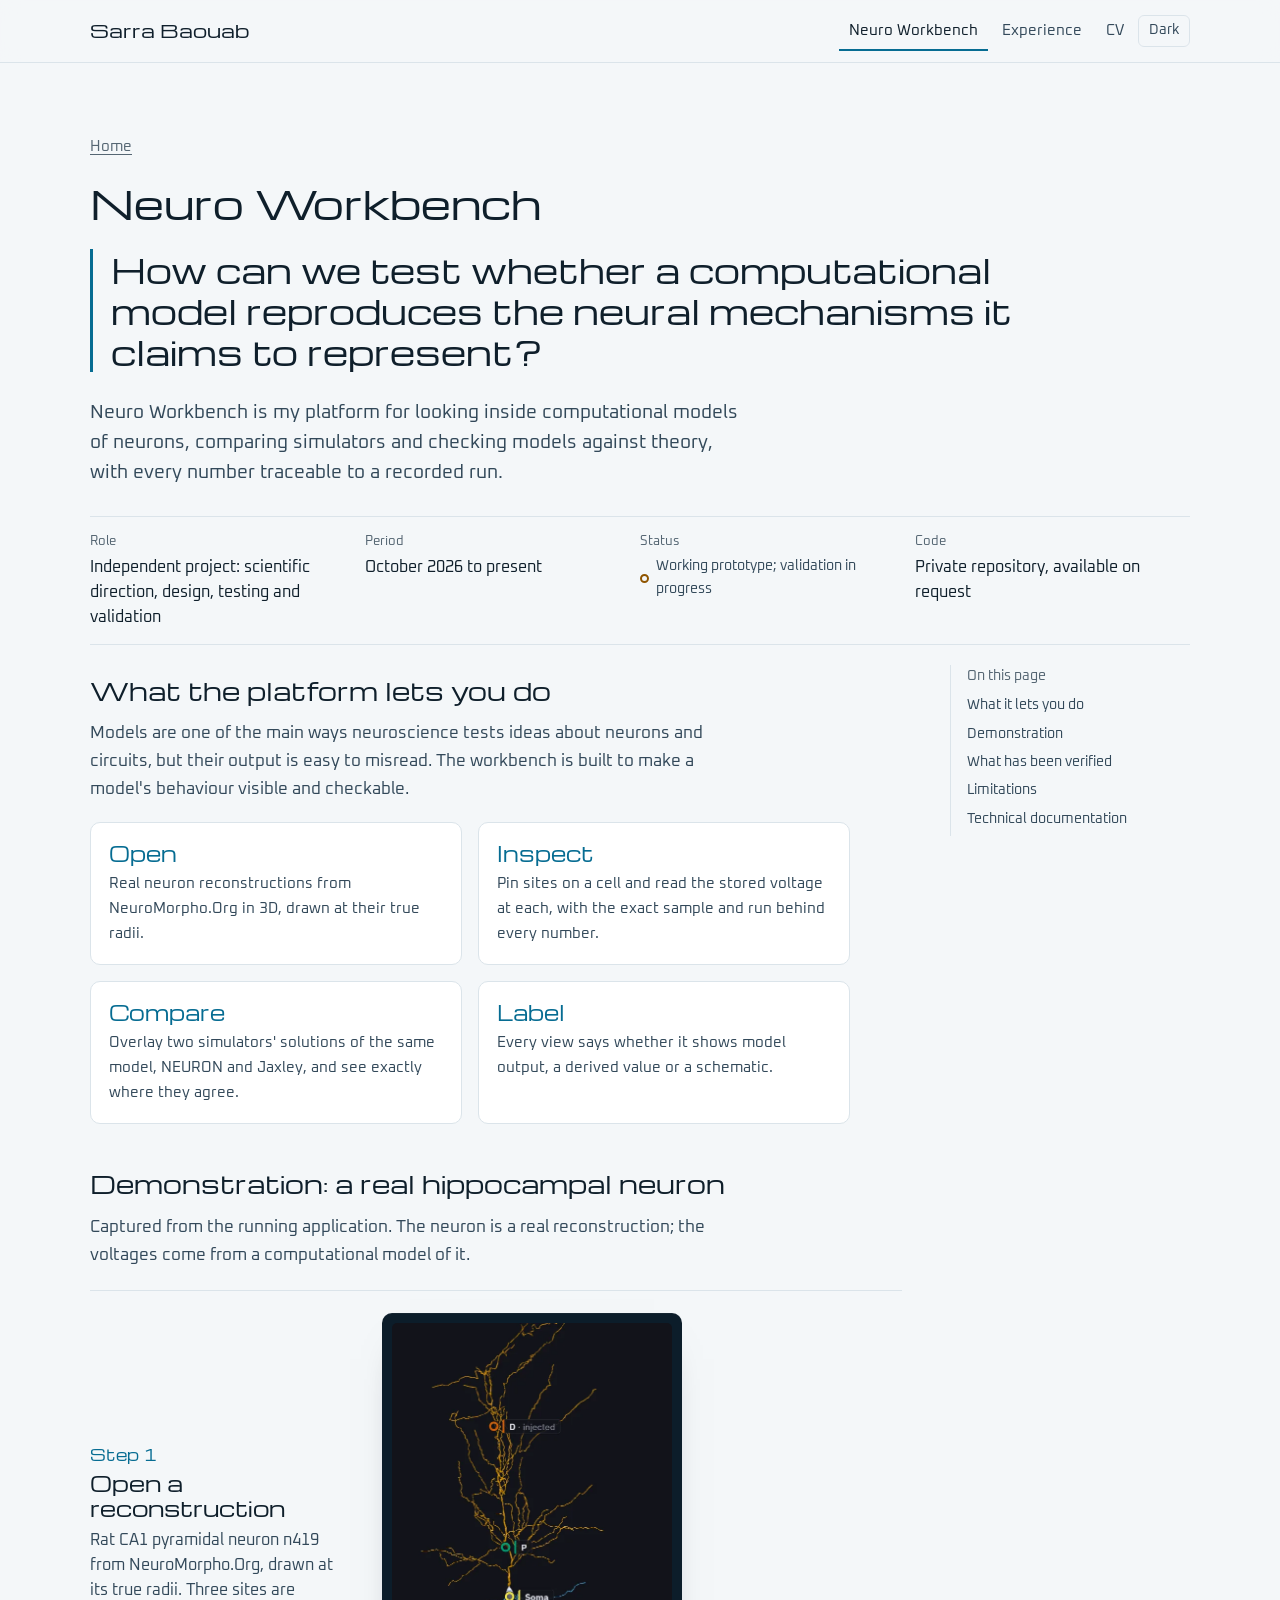
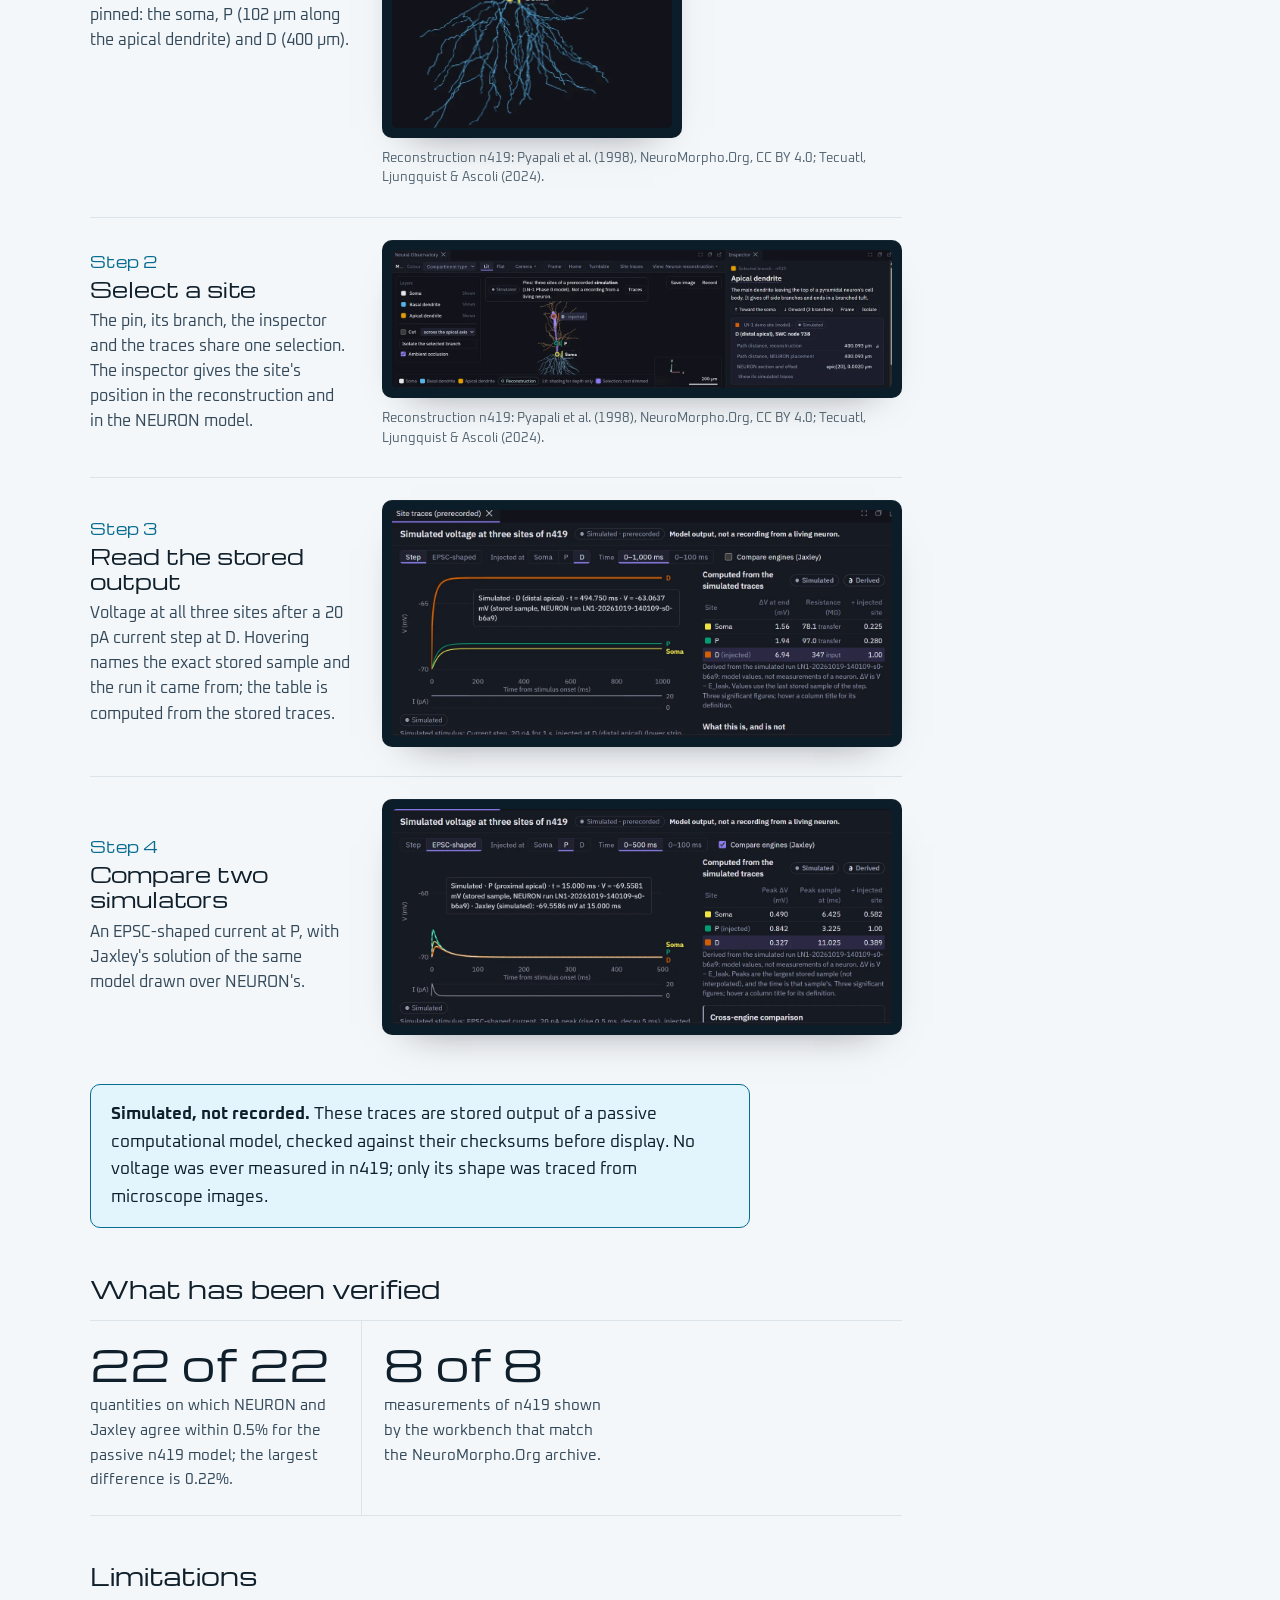
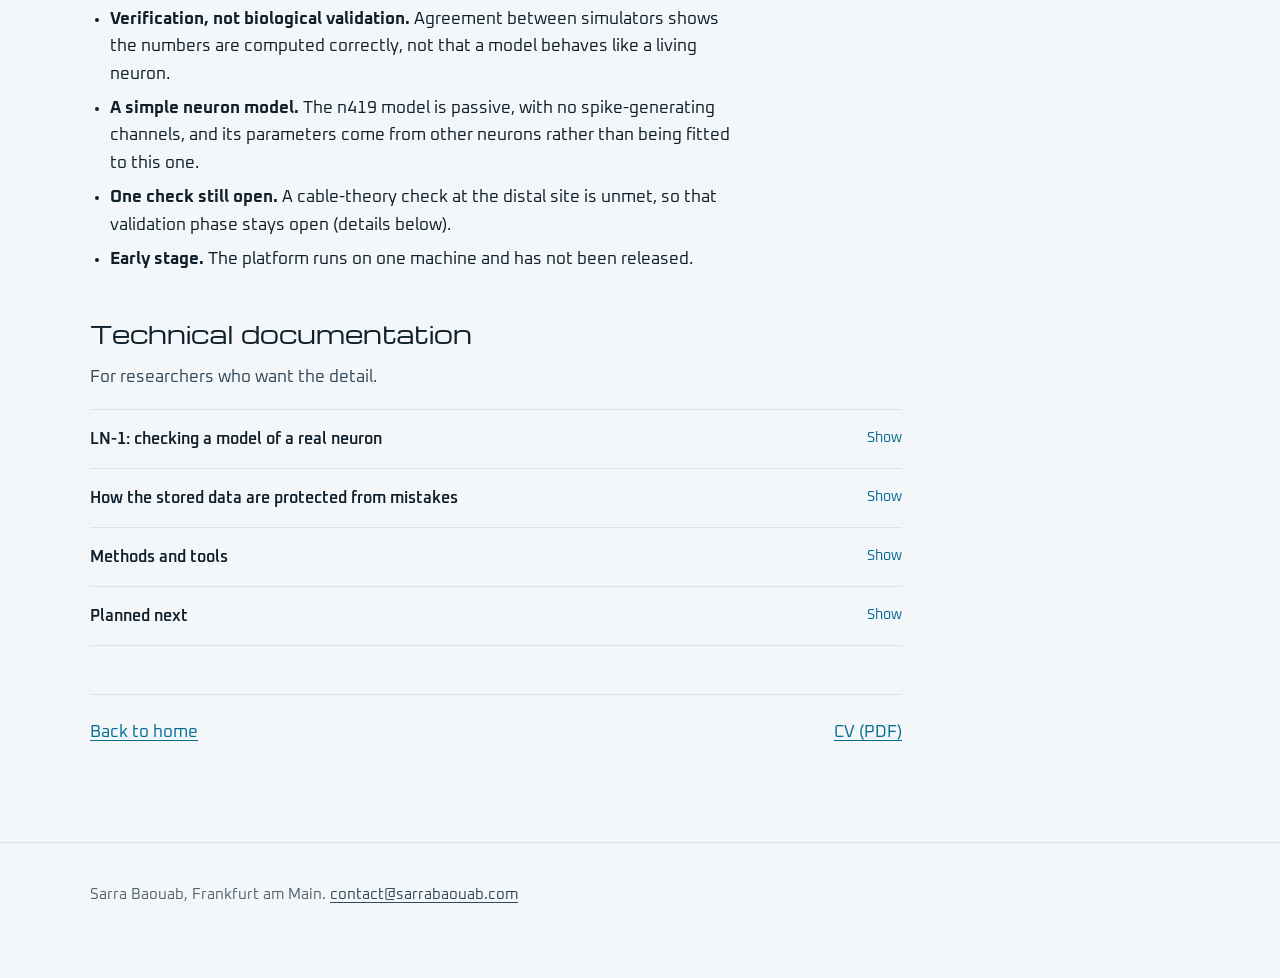
<file: work/neuro-workbench.html>
<!doctype html>
<html lang="en">
<head>
<meta charset="utf-8">
<meta name="viewport" content="width=device-width, initial-scale=1">
<title>Neuro Workbench, Sarra Baouab</title>
<meta name="description" content="Neuro Workbench: a platform for inspecting and checking computational neuroscience models, with every number traceable to a recorded run. Independent project by Sarra Baouab.">
<link rel="stylesheet" href="../assets/fonts/fonts.css">
<link rel="stylesheet" href="../assets/site.css">
<script>(function(){try{var t=localStorage.getItem("theme");if(t==="light"||t==="dark")document.documentElement.dataset.theme=t;}catch(e){}})();</script>
</head>
<body>
<a class="skip" href="#main">Skip to content</a>
<header class="site-head"><div class="wrap">
  <a class="brand" href="../index.html">Sarra Baouab</a>
  <nav class="nav" aria-label="Main">
    <a href="neuro-workbench.html" aria-current="page">Neuro Workbench</a>
    <a href="../index.html#exp-h">Experience</a>
    <a href="../cv/Sarra_Baouab_CV.pdf">CV</a>
    <button class="theme-btn" id="theme-btn" type="button">Dark</button>
  </nav>
</div></header>

<main id="main">
<div class="wrap">
<header class="page-head">
  <p class="crumb"><a href="../index.html">Home</a></p>
  <h1>Neuro Workbench</h1>
  <p class="question">How can we test whether a computational model reproduces the neural mechanisms it claims to represent?</p>
  <p class="lede">Neuro Workbench is my platform for looking inside computational models of neurons, comparing simulators and checking models against theory, with every number traceable to a recorded run.</p>
  <dl class="facts">
    <div><dt>Role</dt><dd>Independent project: scientific direction, design, testing and validation</dd></div>
    <div><dt>Period</dt><dd>October 2026 to present</dd></div>
    <div><dt>Status</dt><dd><span class="status wip">Working prototype; validation in progress</span></dd></div>
    <div><dt>Code</dt><dd>Private repository, available on request</dd></div>
  </dl>
</header>

<div class="body">
<article>
  <section id="platform">
    <h2>What the platform lets you do</h2>
    <p class="lead-short">Models are one of the main ways neuroscience tests ideas about neurons and circuits, but their output is easy to misread. The workbench is built to make a model's behaviour visible and checkable.</p>
    <div class="does">
      <div><h3>Open</h3><p>Real neuron reconstructions from NeuroMorpho.Org in 3D, drawn at their true radii.</p></div>
      <div><h3>Inspect</h3><p>Pin sites on a cell and read the stored voltage at each, with the exact sample and run behind every number.</p></div>
      <div><h3>Compare</h3><p>Overlay two simulators' solutions of the same model, NEURON and Jaxley, and see exactly where they agree.</p></div>
      <div><h3>Label</h3><p>Every view says whether it shows model output, a derived value or a schematic.</p></div>
    </div>
  </section>

  <section id="demo">
    <h2>Demonstration: a real hippocampal neuron</h2>
    <p class="lead-short">Captured from the running application. The neuron is a real reconstruction; the voltages come from a computational model of it.</p>
    <ol class="steps">
      <li>
        <div><span class="n"></span><h3>Open a reconstruction</h3><p>Rat CA1 pyramidal neuron n419 from NeuroMorpho.Org, drawn at its true radii. Three sites are pinned: the soma, P (102 µm along the apical dendrite) and D (400 µm).</p></div>
        <figure class="figure portrait"><a class="plate" href="../assets/img/nw-n419-overview.webp"><img src="../assets/img/nw-n419-neuron.webp" width="570" height="825" alt="The reconstructed neuron in 3D, blue basal dendrites below the soma and orange apical dendrites above, with pins at the soma, P and D." loading="lazy"></a><figcaption class="credit">Reconstruction n419: Pyapali et al. (1998), NeuroMorpho.Org, CC BY 4.0; Tecuatl, Ljungquist &amp; Ascoli (2024).</figcaption></figure>
      </li>
      <li>
        <div><span class="n"></span><h3>Select a site</h3><p>The pin, its branch, the inspector and the traces share one selection. The inspector gives the site's position in the reconstruction and in the NEURON model.</p></div>
        <figure class="figure"><a class="plate" href="../assets/img/nw-step-select.webp"><img src="../assets/img/nw-step-select.webp" width="1400" height="388" alt="The 3D view with the selected branch highlighted and the inspector showing site D at 400.093 micrometres path distance, both in the reconstruction and in the NEURON placement." loading="lazy"></a><figcaption class="credit">Reconstruction n419: Pyapali et al. (1998), NeuroMorpho.Org, CC BY 4.0; Tecuatl, Ljungquist &amp; Ascoli (2024).</figcaption></figure>
      </li>
      <li>
        <div><span class="n"></span><h3>Read the stored output</h3><p>Voltage at all three sites after a 20 pA current step at D. Hovering names the exact stored sample and the run it came from; the table is computed from the stored traces.</p></div>
        <figure class="figure"><a class="plate" href="../assets/img/nw-step-readout.webp"><img src="../assets/img/nw-step-readout.webp" width="1320" height="600" alt="Site traces panel: three voltage traces after a current step at D, a hover readout giving time and voltage of a stored sample, and a table of voltage change and resistance per site." loading="lazy"></a></figure>
      </li>
      <li>
        <div><span class="n"></span><h3>Compare two simulators</h3><p>An EPSC-shaped current at P, with Jaxley's solution of the same model drawn over NEURON's.</p></div>
        <figure class="figure"><a class="plate" href="../assets/img/nw-n419-traces-jaxley.webp"><img src="../assets/img/nw-n419-traces-crop.webp" width="1320" height="570" alt="Site traces panel with an EPSC-shaped response at three sites, NEURON and Jaxley traces overlaid, and a readout giving both simulators' values at the same time point." loading="lazy"></a></figure>
      </li>
    </ol>
    <div class="caveat prose">
      <p><strong>Simulated, not recorded.</strong> These traces are stored output of a passive computational model, checked against their checksums before display. No voltage was ever measured in n419; only its shape was traced from microscope images.</p>
    </div>
  </section>

  <section id="evidence">
    <h2>What has been verified</h2>
    <div class="evidence">
      <div><span class="big">22 of 22</span><p>quantities on which NEURON and Jaxley agree within 0.5% for the passive n419 model; the largest difference is 0.22%.</p></div>
      <div><span class="big">8 of 8</span><p>measurements of n419 shown by the workbench that match the NeuroMorpho.Org archive.</p></div>
    </div>
  </section>

  <section id="limits">
    <h2>Limitations</h2>
    <ul class="prose">
      <li><b>Verification, not biological validation.</b> Agreement between simulators shows the numbers are computed correctly, not that a model behaves like a living neuron.</li>
      <li><b>A simple neuron model.</b> The n419 model is passive, with no spike-generating channels, and its parameters come from other neurons rather than being fitted to this one.</li>
      <li><b>One check still open.</b> A cable-theory check at the distal site is unmet, so that validation phase stays open (details below).</li>
      <li><b>Early stage.</b> The platform runs on one machine and has not been released.</li>
    </ul>
  </section>

  <section id="technical">
    <h2>Technical documentation</h2>
    <p class="lead-short">For researchers who want the detail.</p>

    <details class="tech">
      <summary>LN-1: checking a model of a real neuron</summary>
      <div class="inner prose">
        <p>LN-1 is the workbench's first experiment with a real neuron's shape. It asks whether a passive cable model of n419 behaves as cable theory requires, and whether two independent simulators compute the same answer. The protocol and every pass/fail threshold were fixed before any run, and failures stay on record.</p>
        <ul>
          <li><b>Phase 0, complete.</b> NEURON imports the reconstruction as expected. NEURON and Jaxley agree on all 22 reference quantities (end-of-step voltage changes and EPSC-response peaks at the three sites) within 0.5%; the largest difference is 0.22%. The first comparison failed 2 of the 22 because the two simulators placed the recording sites slightly differently. A documented correction aligned the sites, and the original failure is kept on record.</li>
          <li><b>Phase 1, not complete.</b> When the internal resistance of the dendrites is made very small, every point of the cell should sit at nearly the same voltage. At the distal site D the remaining difference is 3.08×10⁻³, against a criterion of 10⁻³. The size of the miss was predicted before the run; that explains it but does not make the check pass, so the phase stays open.</li>
        </ul>
        <p>The demonstration uses the two Phase 0 runs only and counts toward none of LN-1's acceptance criteria.</p>
      </div>
    </details>

    <details class="tech">
      <summary>How the stored data are protected from mistakes</summary>
      <div class="inner prose">
        <ul>
          <li>Exactly two stored runs can be shown, and they are fixed in the loader's code: a NEURON 9.0.2 run (<span class="data">d_lambda ×9</span>, 9,863 segments, <span class="data">dt 0.025 ms</span>) and a Jaxley 0.14.0 run of the same model.</li>
          <li>Before anything is drawn, each run must pass its manifest's SHA-256 checksums, match the n419 dataset file and the frozen protocol, and reproduce from its own traces the 22 reference quantities stored with the validation results. Today all 22 match bit for bit for both runs. A run that fails is refused with its reason.</li>
          <li>Every drawn point is a stored sample. Nothing is interpolated, and long windows show each pixel's exact minimum and maximum.</li>
          <li>Every view carries a "Simulated" label, and the panel heading stays in view: "Model output, not a recording from a living neuron."</li>
          <li>Opening the demonstration simulates nothing; the loader imports no simulator and writes no file.</li>
        </ul>
        <p class="small muted">Reconstruction n419: Pyapali, Sik, Penttonen, Buzsáki &amp; Turner (1998), <i>J Comp Neurol</i> 391:335–352; NeuroMorpho.Org, CC BY 4.0. Model parameters: R<sub>m</sub> 25,700 Ω·cm², R<sub>i</sub> 200 Ω·cm, C<sub>m</sub> 1 µF/cm², E<sub>leak</sub> −70 mV. Stimuli: a 20 pA step (1 s) and a 20 pA EPSC-shaped current (rise 0.5 ms, decay 5 ms).</p>
        <figure class="figure">
          <a class="plate" href="../assets/img/nw-n419-inspector.webp"><img src="../assets/img/nw-n419-inspector.webp" width="1600" height="848" alt="Full application window: dataset panel, 3D view, site traces for a current step at D, and the inspector at site P." loading="lazy"></a>
          <figcaption><span class="src shot">Screenshot</span> The full workspace: dataset metadata, the 3D view, site traces and the inspector, with a status bar reporting 8 of 8 measurements matching the archive. <span class="credit">Reconstruction n419: Pyapali et al. (1998), NeuroMorpho.Org, CC BY 4.0; Tecuatl, Ljungquist &amp; Ascoli (2024).</span></figcaption>
        </figure>
      </div>
    </details>

    <details class="tech">
      <summary>Methods and tools</summary>
      <div class="inner prose">
        <ul>
          <li><b>Simulation:</b> NEURON 9.0.2, Jaxley 0.14; passive cable theory, cross-engine comparison</li>
          <li><b>Data:</b> NeuroMorpho.Org SWC reconstructions, verified by checksum; L-Measure morphometry as reference</li>
          <li><b>Reproducibility:</b> frozen protocols, run manifests (seed, configuration and environment hashes), decision records for every amendment</li>
          <li><b>Software:</b> Python, FastAPI, pytest; TypeScript, React, Three.js, Electron</li>
        </ul>
      </div>
    </details>

    <details class="tech">
      <summary>Planned next</summary>
      <div class="inner prose">
        <p><span class="status plan">Planned, not built</span></p>
        <ul>
          <li>Close LN-1 Phase 1, then add active conductances to the n419 model.</li>
          <li>Model comparison and neural decoding on open datasets, with the same provenance rules.</li>
        </ul>
      </div>
    </details>
  </section>

  <nav class="next" aria-label="More">
    <a href="../index.html">Back to home</a>
    <a href="../cv/Sarra_Baouab_CV.pdf">CV (PDF)</a>
  </nav>
</article>

<aside class="toc" aria-label="On this page">
  <p>On this page</p>
  <ol>
    <li><a href="#platform">What it lets you do</a></li>
    <li><a href="#demo">Demonstration</a></li>
    <li><a href="#evidence">What has been verified</a></li>
    <li><a href="#limits">Limitations</a></li>
    <li><a href="#technical">Technical documentation</a></li>
  </ol>
</aside>
</div>
</div>
</main>

<footer class="site-foot"><div class="wrap">
  <p>Sarra Baouab, Frankfurt am Main. <a href="mailto:contact@sarrabaouab.com">contact@sarrabaouab.com</a></p>
</div></footer>
<script src="../assets/site.js"></script>
</body>
</html>
</file>
<file: assets/fonts/fonts.css>
/* Fonts served from this site (SIL Open Font License; see the OFL-*.txt files beside them). */
@font-face { font-family: "Oxanium"; font-style: normal; font-weight: 400; font-display: swap; src: url("oxanium-latin-400-normal.woff2") format("woff2"); }
@font-face { font-family: "Oxanium"; font-style: normal; font-weight: 600; font-display: swap; src: url("oxanium-latin-600-normal.woff2") format("woff2"); }
@font-face { font-family: "Oxanium"; font-style: normal; font-weight: 700; font-display: swap; src: url("oxanium-latin-700-normal.woff2") format("woff2"); }
@font-face { font-family: "Michroma"; font-style: normal; font-weight: 400; font-display: swap; src: url("michroma-latin-400-normal.woff2") format("woff2"); }
@font-face { font-family: "Nanum Pen Script"; font-style: normal; font-weight: 400; font-display: swap; src: url("nanum-pen-script-latin-400-normal.woff2") format("woff2"); }
</file>
<file: assets/site.css>
/* Portfolio pages. The interactive atlas (atlas.html) keeps its own styles.css.
   Identity: evidence first. Screenshots sit on dark "figure plates" in both themes, and every
   figure caption says where the picture comes from (screenshot, simulated output, thesis figure). */

/* ---------- Tokens ---------- */
/* The white command-room look: cool white hull, ink text, cyan accents; dark follows the room at night. */
:root {
  --paper: #f4f7f9; --surface: #ffffff; --ink: #0f1f2b; --ink-2: #33495a; --ink-3: #556673;
  --rule: #dbe4ea; --nissl: #066c92; --nissl-soft: #e3f5fc;
  --ok: #1d7553; --wip: #8f5500; --plan: #5c6172;
  --plate: #0c1d2a; --plate-ink: #d9f3ff;
  --display: "Michroma", "Segoe UI", system-ui, sans-serif;
  --text: "Oxanium", "Segoe UI", system-ui, -apple-system, sans-serif;
  --data: "Oxanium", "Segoe UI", system-ui, sans-serif;
  --measure: 66ch;
  --gutter: clamp(16px, 4vw, 40px);
  color-scheme: light;
}
@media (prefers-color-scheme: dark) {
  :root:not([data-theme="light"]) {
    --paper: #0f1720; --surface: #16222d; --ink: #e8f4fa; --ink-2: #b4c7d3; --ink-3: #93a9b7;
    --rule: #26394a; --nissl: #7fe3ff; --nissl-soft: #15303f;
    --ok: #5cc59a; --wip: #e2a54a; --plan: #a3a7b8;
    --plate: #081018; --plate-ink: #d9f3ff;
    color-scheme: dark;
  }
}
:root[data-theme="dark"] {
  --paper: #0f1720; --surface: #16222d; --ink: #e8f4fa; --ink-2: #b4c7d3; --ink-3: #93a9b7;
  --rule: #26394a; --nissl: #7fe3ff; --nissl-soft: #15303f;
  --ok: #5cc59a; --wip: #e2a54a; --plan: #a3a7b8;
  --plate: #081018; --plate-ink: #d9f3ff;
  color-scheme: dark;
}

/* ---------- Base ---------- */
* { box-sizing: border-box; }
[hidden] { display: none !important; }
html { -webkit-text-size-adjust: 100%; scroll-padding-top: 80px; }
body {
  margin: 0; background: var(--paper); color: var(--ink);
  font: 400 17px/1.62 var(--text); -webkit-font-smoothing: antialiased; overflow-x: hidden;
}
img { max-width: 100%; height: auto; display: block; }
a { color: var(--nissl); text-decoration-thickness: 1px; text-underline-offset: 3px; }
a:hover { text-decoration-thickness: 2px; }
:focus-visible { outline: 2px solid var(--nissl); outline-offset: 3px; border-radius: 2px; }
p, ul, ol, dl { margin: 0 0 1em; }
h1, h2, h3 { color: var(--ink); }
h1, h2 { font-family: var(--display); font-weight: 400; letter-spacing: 0; }
h1 { font-size: clamp(1.55rem, 3.2vw, 2.45rem); line-height: 1.22; margin: 0 0 0.55em; }
h2 { font-size: clamp(1.15rem, 1.9vw, 1.5rem); line-height: 1.3; margin: 0 0 0.6em; }
h3 { font: 600 1.12rem/1.35 var(--text); margin: 1.6em 0 0.45em; }
.data, code { font-family: var(--data); font-size: 0.88em; }
.skip { position: absolute; left: -999px; top: 8px; background: var(--surface); padding: 8px 12px; z-index: 100; }
.skip:focus { left: 8px; }

.wrap { max-width: 1180px; margin: 0 auto; padding: 0 var(--gutter); }
.prose { max-width: var(--measure); }
.lede { font-size: 1.16rem; color: var(--ink-2); max-width: 60ch; }
.muted { color: var(--ink-3); }
.small { font-size: 0.9rem; }

/* ---------- Header and footer ---------- */
.site-head, .hud {
  position: sticky; top: 0; z-index: 50; background: color-mix(in srgb, var(--paper) 90%, transparent);
  backdrop-filter: blur(10px); border-bottom: 1px solid var(--rule);
}
.site-head .wrap, .hud .wrap { display: flex; align-items: center; gap: 16px; min-height: 62px; }
.brand { font: 500 1.12rem/1 var(--display); color: var(--ink); text-decoration: none; margin-right: auto; white-space: nowrap; }
.nav { display: flex; gap: 4px; align-items: center; flex-wrap: wrap; }
.nav a {
  color: var(--ink-2); text-decoration: none; font-size: 0.95rem; padding: 8px 10px; border-radius: 6px;
}
.nav a:hover { color: var(--ink); background: var(--nissl-soft); }
.nav a[aria-current="page"] { color: var(--ink); box-shadow: inset 0 -2px 0 var(--nissl); border-radius: 0; }
.theme-btn {
  border: 1px solid var(--rule); background: transparent; color: var(--ink-2); border-radius: 6px;
  font: 500 0.85rem/1 var(--text); padding: 8px 10px; cursor: pointer;
}
.theme-btn:hover { color: var(--ink); border-color: var(--ink-3); }

.site-foot { border-top: 1px solid var(--rule); margin-top: 96px; padding: 40px 0 56px; color: var(--ink-3); font-size: 0.92rem; }
.site-foot .wrap { display: flex; flex-wrap: wrap; gap: 12px 32px; justify-content: space-between; }
.site-foot a { color: var(--ink-2); }

/* ---------- Links row (CV, email, profiles) ---------- */
.links { display: flex; flex-wrap: wrap; gap: 10px; margin: 1.6em 0 0; padding: 0; list-style: none; }
.links a, .links .pending {
  display: inline-flex; align-items: center; gap: 8px; padding: 10px 16px; border-radius: 8px;
  border: 1px solid var(--rule); background: var(--surface); color: var(--ink); text-decoration: none; font-weight: 500;
}
.links a:hover { border-color: var(--nissl); }
.links a.primary { background: var(--nissl); border-color: var(--nissl); color: var(--surface); }
.links .pending { color: var(--ink-3); border-style: dashed; font-weight: 400; }

/* ---------- Home hero ---------- */
.hero { padding: clamp(40px, 7vw, 88px) 0 clamp(40px, 6vw, 72px); }
.hero .wrap { display: grid; grid-template-columns: minmax(0, 7fr) minmax(0, 4fr); gap: 32px clamp(32px, 5vw, 72px); align-items: center; }
.hero h1 { max-width: 17ch; }
.hero .who { font-size: 1.05rem; color: var(--ink-2); margin-bottom: 1.1em; }
.hero .figure { margin: 0; }

/* ---------- Figures: the dark plate is the site's one bold device ---------- */
.figure { margin: 2.2em 0; }
.plate {
  display: block; background: var(--plate); border-radius: 10px; padding: clamp(6px, 1vw, 10px);
  box-shadow: 0 1px 0 rgba(255, 255, 255, 0.04) inset, 0 18px 40px -28px rgba(10, 10, 30, 0.55);
}
.plate img { border-radius: 5px; width: 100%; }
a.plate { text-decoration: none; }
a.plate:hover img { opacity: 0.94; }
.figure figcaption { margin-top: 0.8em; font-size: 0.9rem; line-height: 1.5; color: var(--ink-2); max-width: 78ch; }
.figure figcaption b { color: var(--ink); font-weight: 600; }
.src {
  display: inline-block; font: 600 0.74rem/1 var(--text); letter-spacing: 0.01em; padding: 4px 7px; margin-right: 6px;
  border-radius: 4px; border: 1px solid currentColor; vertical-align: 1px; white-space: nowrap;
}
.src.shot { color: var(--ink-2); }
.src.sim { color: var(--nissl); }
.src.thesis { color: var(--ok); }
.src.schematic { color: var(--wip); border-style: dashed; }

/* ---------- Status ---------- */
.status { display: inline-flex; align-items: center; gap: 7px; font-size: 0.9rem; font-weight: 500; color: var(--ink-2); }
.status::before { content: ""; width: 9px; height: 9px; border-radius: 50%; background: var(--plan); flex: none; }
.status.ok::before { background: var(--ok); }
.status.wip::before { background: transparent; border: 2px solid var(--wip); width: 9px; height: 9px; box-sizing: border-box; }
.status.plan::before { background: transparent; border: 1.5px dashed var(--plan); }

/* ---------- Home: selected work ---------- */
.section { padding: clamp(40px, 6vw, 72px) 0 0; }
.section-head { display: flex; align-items: baseline; justify-content: space-between; gap: 16px; flex-wrap: wrap; margin-bottom: 8px; }
.section-head h2 { margin: 0; }
.feature {
  display: grid; grid-template-columns: minmax(0, 7fr) minmax(0, 5fr); gap: 28px clamp(28px, 4vw, 56px);
  align-items: center; padding: clamp(28px, 4vw, 44px) 0; border-top: 1px solid var(--rule);
}
.feature:first-of-type { border-top: 0; }
.feature.flip .feature-media { order: 2; }
.feature .figure { margin: 0; }
.feature h3 { font: 420 clamp(1.5rem, 2.4vw, 1.9rem)/1.15 var(--display); margin: 0.35em 0 0.5em; }
.feature h3 a { color: var(--ink); text-decoration: none; }
.feature h3 a:hover { color: var(--nissl); }
.feature .kind { color: var(--ink-3); font-size: 0.92rem; margin: 0; }
.feature p { color: var(--ink-2); }
.feature .more { font-weight: 500; }

/* The child-interviewing programme: two projects shown as one research line. */
.programme { border-top: 1px solid var(--rule); padding: clamp(28px, 4vw, 44px) 0 0; }
.programme > h3 { font: 420 clamp(1.5rem, 2.4vw, 1.9rem)/1.15 var(--display); margin: 0 0 0.4em; }
.programme > p { color: var(--ink-2); max-width: 70ch; }
.pair { display: grid; grid-template-columns: 1fr 1fr; gap: clamp(20px, 3vw, 36px); margin-top: 20px; }
.pair article { background: var(--surface); border: 1px solid var(--rule); border-radius: 12px; padding: clamp(18px, 2.4vw, 28px); display: flex; flex-direction: column; }
.pair article p { color: var(--ink-2); }
.pair h3 { font: 420 1.45rem/1.2 var(--display); margin: 0.4em 0 0.45em; }
.pair h3 a { color: var(--ink); text-decoration: none; }
.pair h3 a:hover { color: var(--nissl); }
.pair .figure { margin: 0 0 6px; }
.pair .more { margin-top: auto; font-weight: 500; }

/* Kinship example: real language data used as the ASQ visual (no picture of the confidential work). */
.kin {
  background: var(--plate); color: var(--plate-ink); border-radius: 10px; padding: 22px clamp(16px, 3vw, 26px);
  display: grid; grid-template-columns: 1fr auto 1fr; gap: 10px 18px; align-items: center; margin-bottom: 6px;
}
.kin .ar { font: 500 1.9rem/1.3 "Noto Naskh Arabic", "Amiri", "Segoe UI", serif; direction: rtl; color: #fff; }
.kin .gl { font-size: 0.82rem; color: #a5a8b8; display: block; direction: ltr; }
.kin .arrow { font-size: 1.4rem; color: #8f86d8; text-align: center; }
.kin .en { font: 420 1.5rem/1.2 var(--display); color: #fff; }
.kin .note { grid-column: 1 / -1; font-size: 0.86rem; color: #a5a8b8; border-top: 1px solid #262838; padding-top: 10px; margin-top: 4px; }

/* Text panels on the dark plate, used where a picture would need permission. */
.panel-plate { background: var(--plate); color: var(--plate-ink); border-radius: 10px; padding: 22px clamp(16px, 3vw, 28px); margin-bottom: 6px; }
.panel-plate .pt { font: 600 0.84rem/1.3 var(--text); color: #a5a8b8; margin: 0 0 14px; }
.panel-plate .note { font-size: 0.86rem; color: #a5a8b8; border-top: 1px solid #262838; padding-top: 10px; margin: 16px 0 0; }
.fis ul { list-style: none; margin: 0; padding: 0; display: grid; grid-template-columns: 1fr 1fr; gap: 12px 22px; }
.fis li { font: 420 1.12rem/1.25 var(--display); color: #fff; border-left: 2px solid #8f86d8; padding-left: 10px; }
.adapt dl { margin: 0; display: grid; grid-template-columns: auto 1fr; gap: 10px 18px; }
.adapt dt { color: #a5a8b8; font-size: 0.86rem; padding-top: 2px; }
.adapt dd { margin: 0; color: #fff; }

/* Smaller entries */
.also { display: grid; grid-template-columns: repeat(2, minmax(0, 1fr)); gap: 0 clamp(24px, 4vw, 56px); margin-top: 12px; }
.also article { border-top: 1px solid var(--rule); padding: 18px 0 8px; }
.also h3 { margin: 0 0 0.3em; font-size: 1.05rem; }
.also p { color: var(--ink-2); font-size: 0.97rem; margin-bottom: 0.5em; }

/* Interests */
.interests { display: grid; grid-template-columns: repeat(3, minmax(0, 1fr)); gap: 20px clamp(20px, 3vw, 40px); margin-top: 18px; }
.interests div { border-left: 2px solid var(--nissl); padding-left: 16px; }
.interests h3 { margin: 0 0 0.3em; }
.interests p { color: var(--ink-2); font-size: 0.97rem; margin: 0; }

/* ---------- Timeline (positions are a real sequence) ---------- */
.timeline { list-style: none; padding: 0; margin: 12px 0 0; }
.timeline li { display: grid; grid-template-columns: 11rem minmax(0, 1fr); gap: 4px 24px; padding: 16px 0; border-top: 1px solid var(--rule); }
.timeline .when { color: var(--ink-3); font-size: 0.93rem; padding-top: 2px; }
.timeline .what { font-weight: 600; }
.timeline .where { color: var(--ink-2); }
.timeline p { margin: 0.35em 0 0; color: var(--ink-2); font-size: 0.97rem; }
.timeline ul { margin: 0.4em 0 0; padding-left: 1.1em; color: var(--ink-2); font-size: 0.97rem; }
.timeline li li { display: list-item; padding: 0; border: 0; margin: 0 0 0.25em; }

/* ---------- Project pages ---------- */
.page-head { padding: clamp(36px, 6vw, 72px) 0 12px; }
.crumb { font-size: 0.92rem; margin-bottom: 1.4em; }
.crumb a { color: var(--ink-3); }
.facts {
  display: grid; grid-template-columns: repeat(auto-fit, minmax(200px, 1fr)); gap: 0; margin: 28px 0 8px;
  border-top: 1px solid var(--rule); border-bottom: 1px solid var(--rule);
}
.facts div { padding: 14px 18px 14px 0; }
.facts dt { font-size: 0.84rem; color: var(--ink-3); margin-bottom: 2px; }
.facts dd { margin: 0; font-size: 0.97rem; }
.body { display: grid; grid-template-columns: minmax(0, 1fr) 15rem; gap: 48px; align-items: start; }
.body .toc { position: sticky; top: 90px; font-size: 0.9rem; border-left: 1px solid var(--rule); padding-left: 16px; }
.body .toc p { color: var(--ink-3); margin-bottom: 0.4em; }
.body .toc ol { list-style: none; padding: 0; margin: 0; }
.body .toc li { margin: 0 0 0.35em; }
.body .toc a { color: var(--ink-2); text-decoration: none; }
.body .toc a:hover { color: var(--nissl); }
.body section { margin-bottom: 2.6em; }
.body section > h2 { margin-top: 0.4em; }
.body ul { padding-left: 1.2em; }
.body li { margin-bottom: 0.4em; }
.body .wide { max-width: none; }

/* A boxed statement for the line that must never be missed (e.g. simulated vs recorded). */
.caveat {
  border: 1px solid var(--nissl); background: var(--nissl-soft); border-radius: 10px; padding: 16px 20px; margin: 1.6em 0;
}
.caveat p:last-child, .caveat ul:last-child { margin-bottom: 0; }
.caveat strong { color: var(--ink); }

table { border-collapse: collapse; width: 100%; font-size: 0.95rem; margin: 0.6em 0 1.4em; }
th, td { text-align: left; padding: 10px 12px 10px 0; border-bottom: 1px solid var(--rule); vertical-align: top; }
th { font-weight: 600; color: var(--ink-2); font-size: 0.86rem; }
.table-scroll { overflow-x: auto; }

.figure.narrow { max-width: 560px; }
.gallery { display: grid; grid-template-columns: 1fr 1fr; gap: 28px; }
.gallery .figure { margin: 0; }

.next { display: flex; justify-content: space-between; gap: 20px; flex-wrap: wrap; border-top: 1px solid var(--rule); padding-top: 24px; margin-top: 48px; }

/* ---------- Work index ---------- */
.work-list { list-style: none; padding: 0; margin: 24px 0 0; }
.work-list > li { display: grid; grid-template-columns: 15rem minmax(0, 1fr); gap: 20px 32px; padding: 26px 0; border-top: 1px solid var(--rule); align-items: start; }
.work-list .thumb { border-radius: 8px; overflow: hidden; background: var(--plate); aspect-ratio: 16 / 10; }
.work-list .thumb img { width: 100%; height: 100%; object-fit: cover; object-position: top left; }
.work-list .thumb.text { display: grid; place-items: center; color: var(--plate-ink); font: 500 1.6rem/1.2 "Noto Naskh Arabic", "Segoe UI", serif; padding: 12px; text-align: center; }
.work-list h3 { margin: 0.1em 0 0.3em; font: 420 1.4rem/1.2 var(--display); }
.work-list h3 a { color: var(--ink); text-decoration: none; }
.work-list h3 a:hover { color: var(--nissl); }
.work-list p { color: var(--ink-2); margin-bottom: 0.5em; }
.work-list .kind { color: var(--ink-3); font-size: 0.9rem; margin: 0; }

/* ---------- Motion: one page-load moment on the home hero only ---------- */
@media (prefers-reduced-motion: no-preference) {
  .hero .figure { animation: plate-in 700ms cubic-bezier(.2, .7, .2, 1) both 120ms; }
  @keyframes plate-in { from { transform: translateY(12px); } to { transform: none; } }
}

/* ---------- Responsive ---------- */
@media (max-width: 960px) {
  .body { grid-template-columns: 1fr; }
  .body .toc { display: none; }
}
@media (max-width: 860px) {
  .hero .wrap, .feature { grid-template-columns: 1fr; }
  .hero .figure { max-width: 360px; }
  .feature.flip .feature-media { order: 0; }
  .pair, .also, .gallery { grid-template-columns: 1fr; }
  .interests { grid-template-columns: 1fr; }
  .work-list > li { grid-template-columns: 1fr; }
  .work-list .thumb { max-width: 420px; }
}
@media (max-width: 640px) {
  body { font-size: 16px; }
  .site-head, .hud { position: static; }
  .site-head .wrap, .hud .wrap { flex-wrap: wrap; gap: 2px 12px; padding-top: 10px; padding-bottom: 6px; }
  .brand { width: 100%; margin: 4px 0 0; }
  .nav { width: 100%; justify-content: space-between; flex-wrap: nowrap; }
  .hud .nav { flex-wrap: wrap; justify-content: flex-start; align-items: center; gap: 6px 10px; }
  .nav a { padding: 8px 4px; font-size: 0.95rem; }
  .nav-long { display: none; }
  .theme-btn { padding: 6px 8px; font-size: 0.8rem; }
  .timeline li { grid-template-columns: 1fr; }
  .kin { grid-template-columns: 1fr; text-align: center; }
  .kin .arrow { transform: rotate(90deg); }
  .adapt dl { grid-template-columns: 1fr; gap: 2px; }
  .adapt dd { margin-bottom: 8px; }
  .links a, .links .pending { padding: 9px 12px; }
}

/* ---------- Print ---------- */
@media print {
  .site-head, .site-foot, .toc, .theme-btn, .skip { display: none !important; }
  body { background: #fff; color: #000; }
  .plate { box-shadow: none; }
}

/* Placeholder for a link the owner still has to supply; visible in preview, never shipped. */
.pending-inline { color: var(--ink-3); border-bottom: 1px dashed var(--ink-3); }

/* ---------- Presentation pass (22 Oct 2026, v3) ---------- */

/* What I can contribute: four capabilities, each tied to evidence. */
.caps { display: grid; grid-template-columns: repeat(4, minmax(0, 1fr)); gap: 0; margin-top: clamp(28px, 4vw, 44px);
  border-top: 1px solid var(--rule); border-bottom: 1px solid var(--rule); }
.caps > div { padding: 20px 22px 20px 0; }
.caps > div + div { padding-left: 22px; border-left: 1px solid var(--rule); }
.caps h3 { font: 420 1.22rem/1.2 var(--display); margin: 0 0 0.35em; }
.caps p { color: var(--ink-2); font-size: 0.95rem; margin: 0 0 0.5em; }
.caps a { font-size: 0.9rem; font-weight: 500; }

/* A research question set as the page's opening statement. */
.question { font: 400 clamp(1.45rem, 2.6vw, 2.05rem)/1.25 var(--display); color: var(--ink); max-width: 30ch;
  margin: 0 0 0.8em; padding-left: 18px; border-left: 3px solid var(--nissl); }

/* Four things the platform does. */
.does { display: grid; grid-template-columns: repeat(2, minmax(0, 1fr)); gap: 16px; margin: 18px 0 8px; max-width: 760px; }
.does div { background: var(--surface); border: 1px solid var(--rule); border-radius: 10px; padding: 18px; }
.does h3 { font: 420 1.25rem/1.2 var(--display); margin: 0 0 0.35em; color: var(--nissl); }
.does p { margin: 0; color: var(--ink-2); font-size: 0.95rem; }

/* Demonstration: a real sequence of steps, so numbering is meaningful here. */
.steps { list-style: none; padding: 0; margin: 20px 0 0; counter-reset: step; }
.steps > li { display: grid; grid-template-columns: minmax(0, 4fr) minmax(0, 8fr); gap: 16px 32px; align-items: center;
  padding: 22px 0; border-top: 1px solid var(--rule); counter-increment: step; }
.steps > li::before { content: none; }
.steps .n { font: 420 0.95rem/1 var(--display); color: var(--nissl); display: block; margin-bottom: 8px; }
.steps .n::before { content: "Step " counter(step); }
.steps h3 { margin: 0 0 0.35em; font: 420 1.3rem/1.2 var(--display); }
.steps p { color: var(--ink-2); font-size: 0.97rem; margin: 0; }
.steps .figure { margin: 0; }
.steps .portrait .plate { max-width: 300px; }
.steps .portrait img { max-height: 420px; object-fit: contain; }

/* Verified results: real numbers from recorded runs. */
.evidence { display: grid; grid-template-columns: repeat(3, minmax(0, 1fr)); gap: 0; margin: 16px 0 6px;
  border-top: 1px solid var(--rule); border-bottom: 1px solid var(--rule); }
.evidence > div { padding: 22px 22px 22px 0; }
.evidence > div + div { padding-left: 22px; border-left: 1px solid var(--rule); }
.evidence .big { font: 400 clamp(1.9rem, 3.4vw, 2.6rem)/1 var(--display); color: var(--ink); display: block; margin-bottom: 10px; }
.evidence p { margin: 0; color: var(--ink-2); font-size: 0.95rem; }

/* Clinical Skill Lab: generations on a horizontal timeline. */
.gens { list-style: none; padding: 0; margin: 22px 0 10px; display: grid; grid-template-columns: repeat(5, minmax(0, 1fr)); gap: 0 14px; position: relative; }
.gens::before { content: ""; position: absolute; left: 0; right: 0; top: 7px; height: 2px; background: var(--rule); }
.gens li { position: relative; padding-top: 26px; }
.gens li::before { content: ""; position: absolute; top: 0; left: 0; width: 16px; height: 16px; border-radius: 50%;
  background: var(--paper); border: 2px solid var(--ink-3); box-sizing: border-box; }
.gens li.gen::before { background: var(--nissl); border-color: var(--nissl); }
.gens li.collab::before { background: var(--paper); border: 2px dashed var(--nissl); }
.gens .when { display: block; font-size: 0.85rem; color: var(--ink-3); margin-bottom: 4px; }
.gens h3 { margin: 0 0 0.3em; font: 420 1.12rem/1.2 var(--display); }
.gens p { margin: 0; font-size: 0.92rem; color: var(--ink-2); }
.gens .who { display: block; margin-top: 6px; font-size: 0.85rem; font-weight: 500; color: var(--ink); }

/* Expandable technical sections: everything stays on the page, collapsed by default. */
details.tech { border-top: 1px solid var(--rule); padding: 4px 0; }
details.tech:last-of-type { border-bottom: 1px solid var(--rule); }
details.tech > summary { cursor: pointer; list-style: none; padding: 14px 0; font: 600 1.02rem/1.35 var(--text); color: var(--ink);
  display: flex; justify-content: space-between; gap: 16px; }
details.tech > summary::-webkit-details-marker { display: none; }
details.tech > summary::after { content: "Show"; font: 500 0.85rem/1.6 var(--text); color: var(--nissl); white-space: nowrap; }
details.tech[open] > summary::after { content: "Hide"; }
details.tech > summary:hover { color: var(--nissl); }
details.tech > .inner { padding: 0 0 18px; }
.lead-short { font-size: 1.08rem; color: var(--ink-2); max-width: 62ch; }

@media (max-width: 960px) {
  .caps, .does { grid-template-columns: 1fr 1fr; }
  .caps > div:nth-child(3) { padding-left: 0; border-left: 0; }
  .caps > div:nth-child(n+3) { border-top: 1px solid var(--rule); }
  .gens { grid-template-columns: 1fr; gap: 0; }
  .gens::before { left: 7px; right: auto; top: 0; bottom: 0; width: 2px; height: auto; }
  .gens li { padding: 0 0 20px 30px; }
  .gens li::before { top: 2px; }
}
@media (max-width: 640px) {
  .caps, .does, .evidence { grid-template-columns: 1fr; }
  .caps > div, .caps > div + div, .evidence > div, .evidence > div + div { padding: 16px 0; border-left: 0; }
  .caps > div + div, .evidence > div + div { border-top: 1px solid var(--rule); }
  .steps > li { grid-template-columns: 1fr; }
  .question { font-size: 1.35rem; }
  .prose p { margin-bottom: 0.85em; }
}

.visually-hidden { position: absolute; width: 1px; height: 1px; overflow: hidden; clip: rect(0 0 0 0); white-space: nowrap; }
.section.tight { padding-top: 0; }

/* ---------- The home page's header (the HUD) and its two modes: 3D room or plain page ---------- */
.hud .btn {
  display: inline-flex; align-items: center; gap: 8px; cursor: pointer; text-decoration: none; white-space: nowrap;
  background: var(--surface); border: 1px solid var(--rule); color: var(--ink); border-radius: 999px; padding: 7px 14px;
  font: 600 0.85rem/1.2 var(--text);
}
.hud .btn:hover { border-color: var(--nissl); }
.figure .credit { display: block; font-size: 0.82rem; color: var(--ink-3); }
#plain-note { display: none; margin: 0; padding: 10px var(--gutter); background: var(--nissl-soft); color: var(--ink); font-size: 0.95rem; text-align: center; }
html[data-nowebgl] #plain-note, html[data-fallback] #plain-note { display: block; }
/* the mode button is offered only where the room can run, and names the other mode */
html:not([data-roomok]) #mode-btn, html:not([data-mode="room"]) #snd { display: none; }
html[data-mode="room"] #mode-btn .to-room, html:not([data-mode="room"]) #mode-btn .to-plain { display: none; }
html[data-mode="room"] #main, html[data-mode="room"] .site-foot, html[data-mode="room"] .plain-only { display: none; }
html:not([data-mode="room"]) #room { display: none; }
html[data-mode="room"], html[data-mode="room"] body { height: 100%; overflow: hidden; }
html[data-mode="room"] .hud {
  --surface: #ffffff; --ink: #0f1f2b; --ink-2: #33495a; --rule: #dbe4ea; --nissl: #066c92; color-scheme: light;
  position: fixed; top: 0; left: 0; right: 0; z-index: 40; background: transparent; border-bottom: 0;
  backdrop-filter: none; -webkit-backdrop-filter: none; padding-top: env(safe-area-inset-top, 0px); pointer-events: none;
}
html[data-mode="room"] .hud .wrap { flex-wrap: wrap; align-items: flex-start; padding-top: 12px; max-width: none; }
html[data-mode="room"] .hud a, html[data-mode="room"] .hud button { pointer-events: auto; }
html[data-mode="room"] .hud-name {
  width: auto; margin: 0 auto 0 0; padding: 6px 12px; border-radius: 10px; font-size: 1rem;
  background: color-mix(in srgb, var(--surface) 86%, transparent); backdrop-filter: blur(10px); -webkit-backdrop-filter: blur(10px);
}
html[data-mode="room"] .hud .nav { width: auto; justify-content: flex-end; flex-wrap: wrap; gap: 6px; }
</file>
